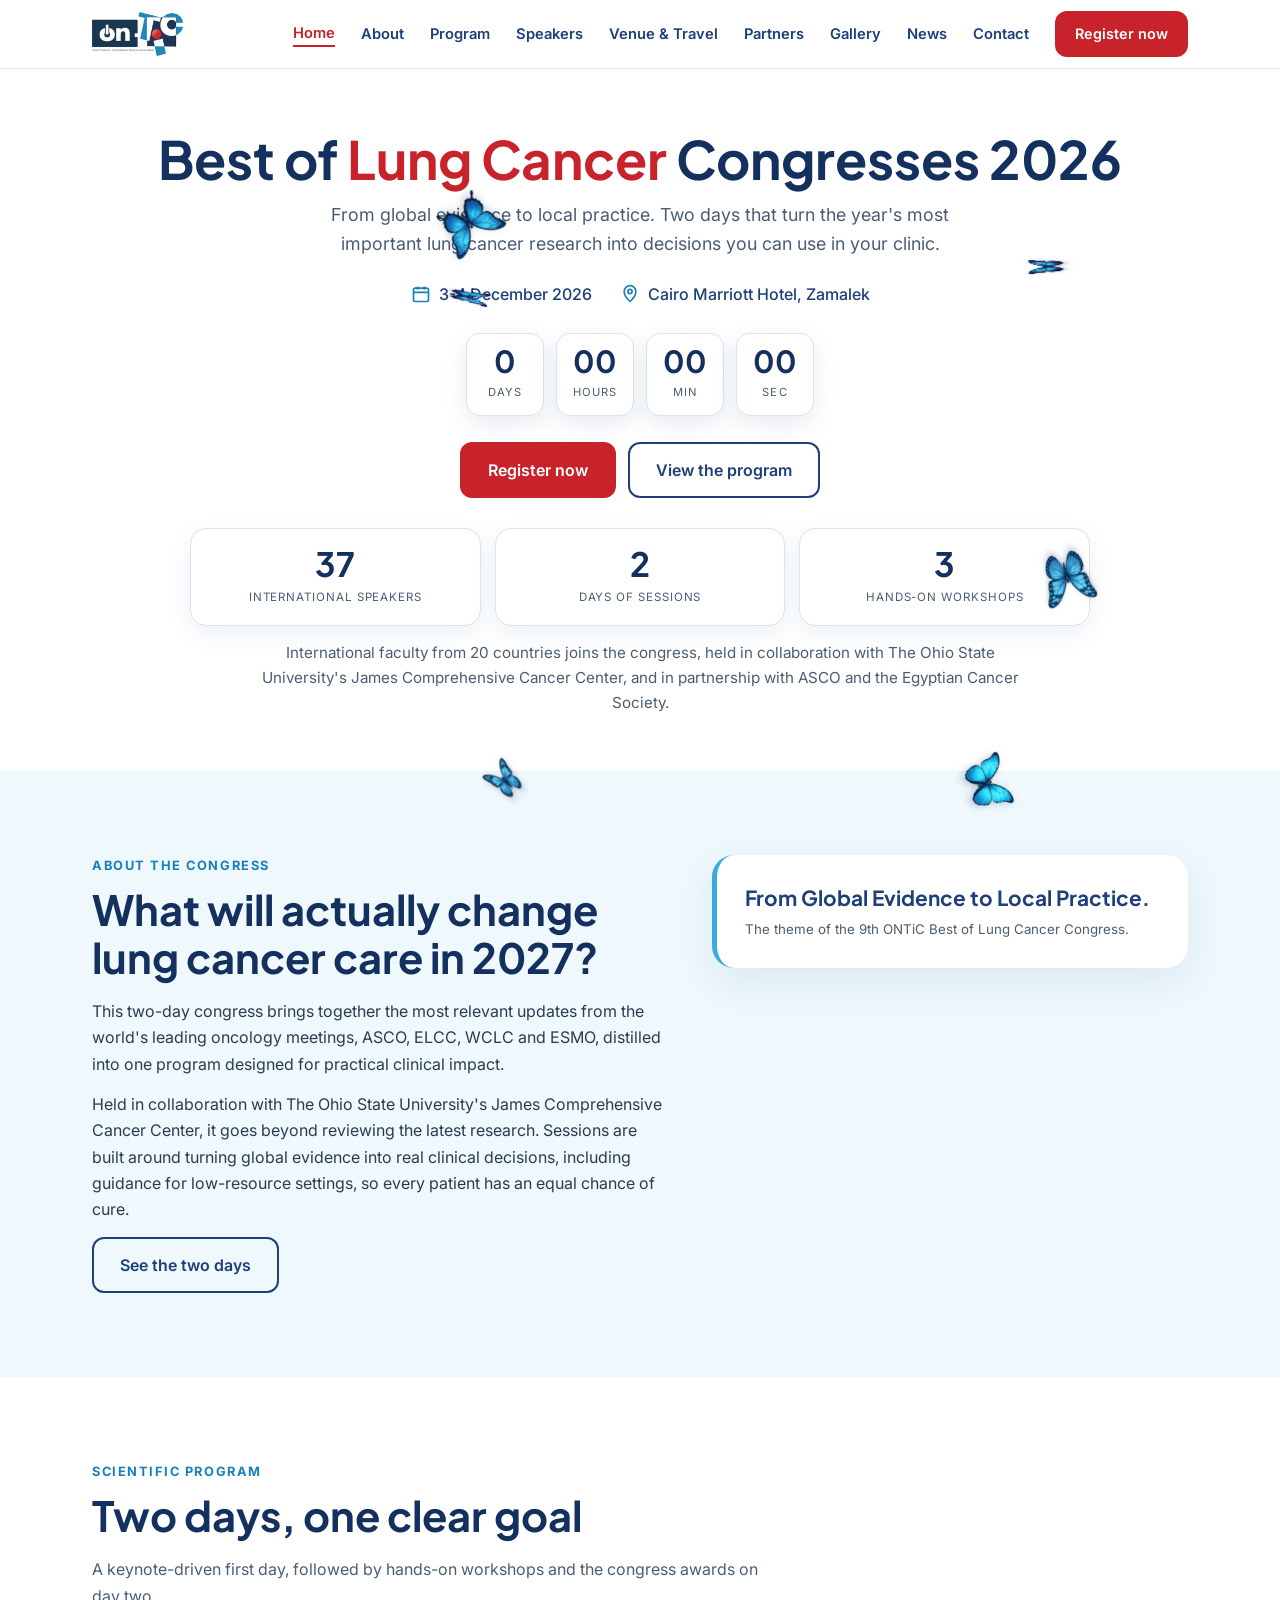
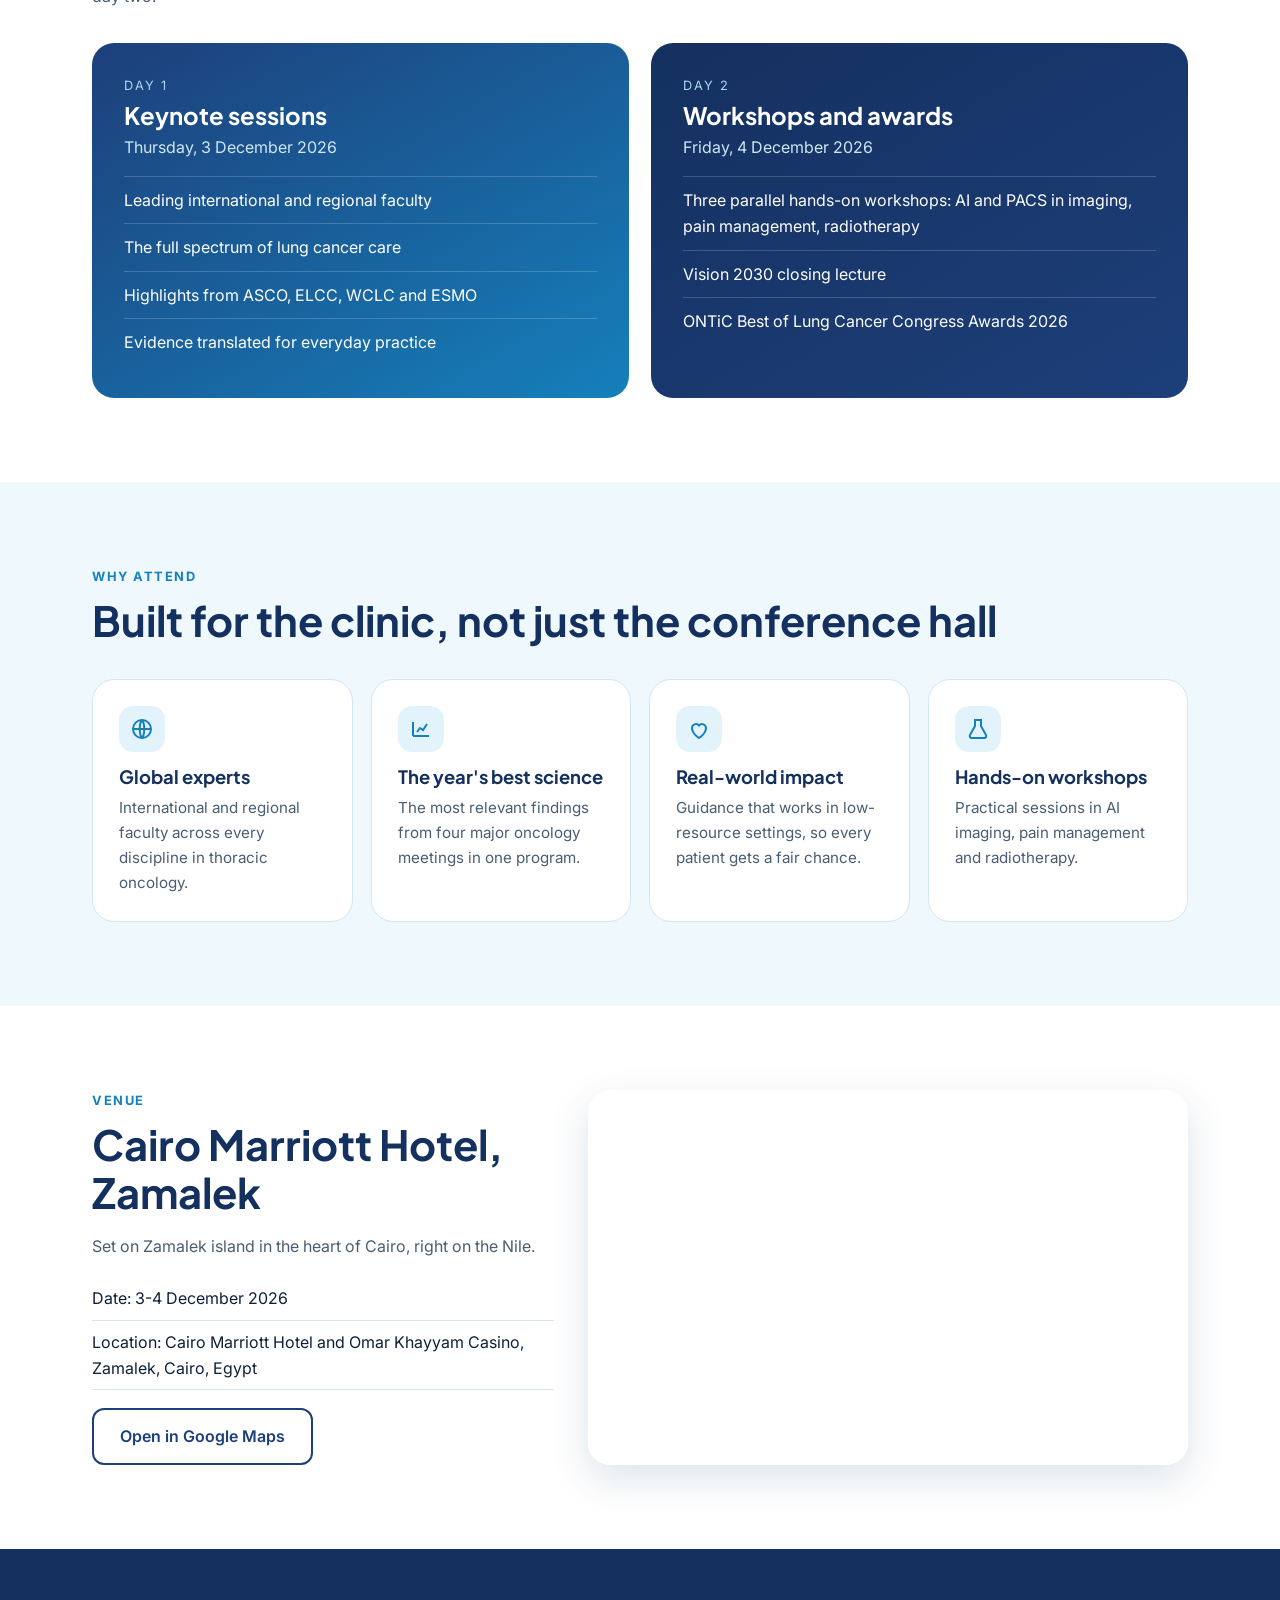
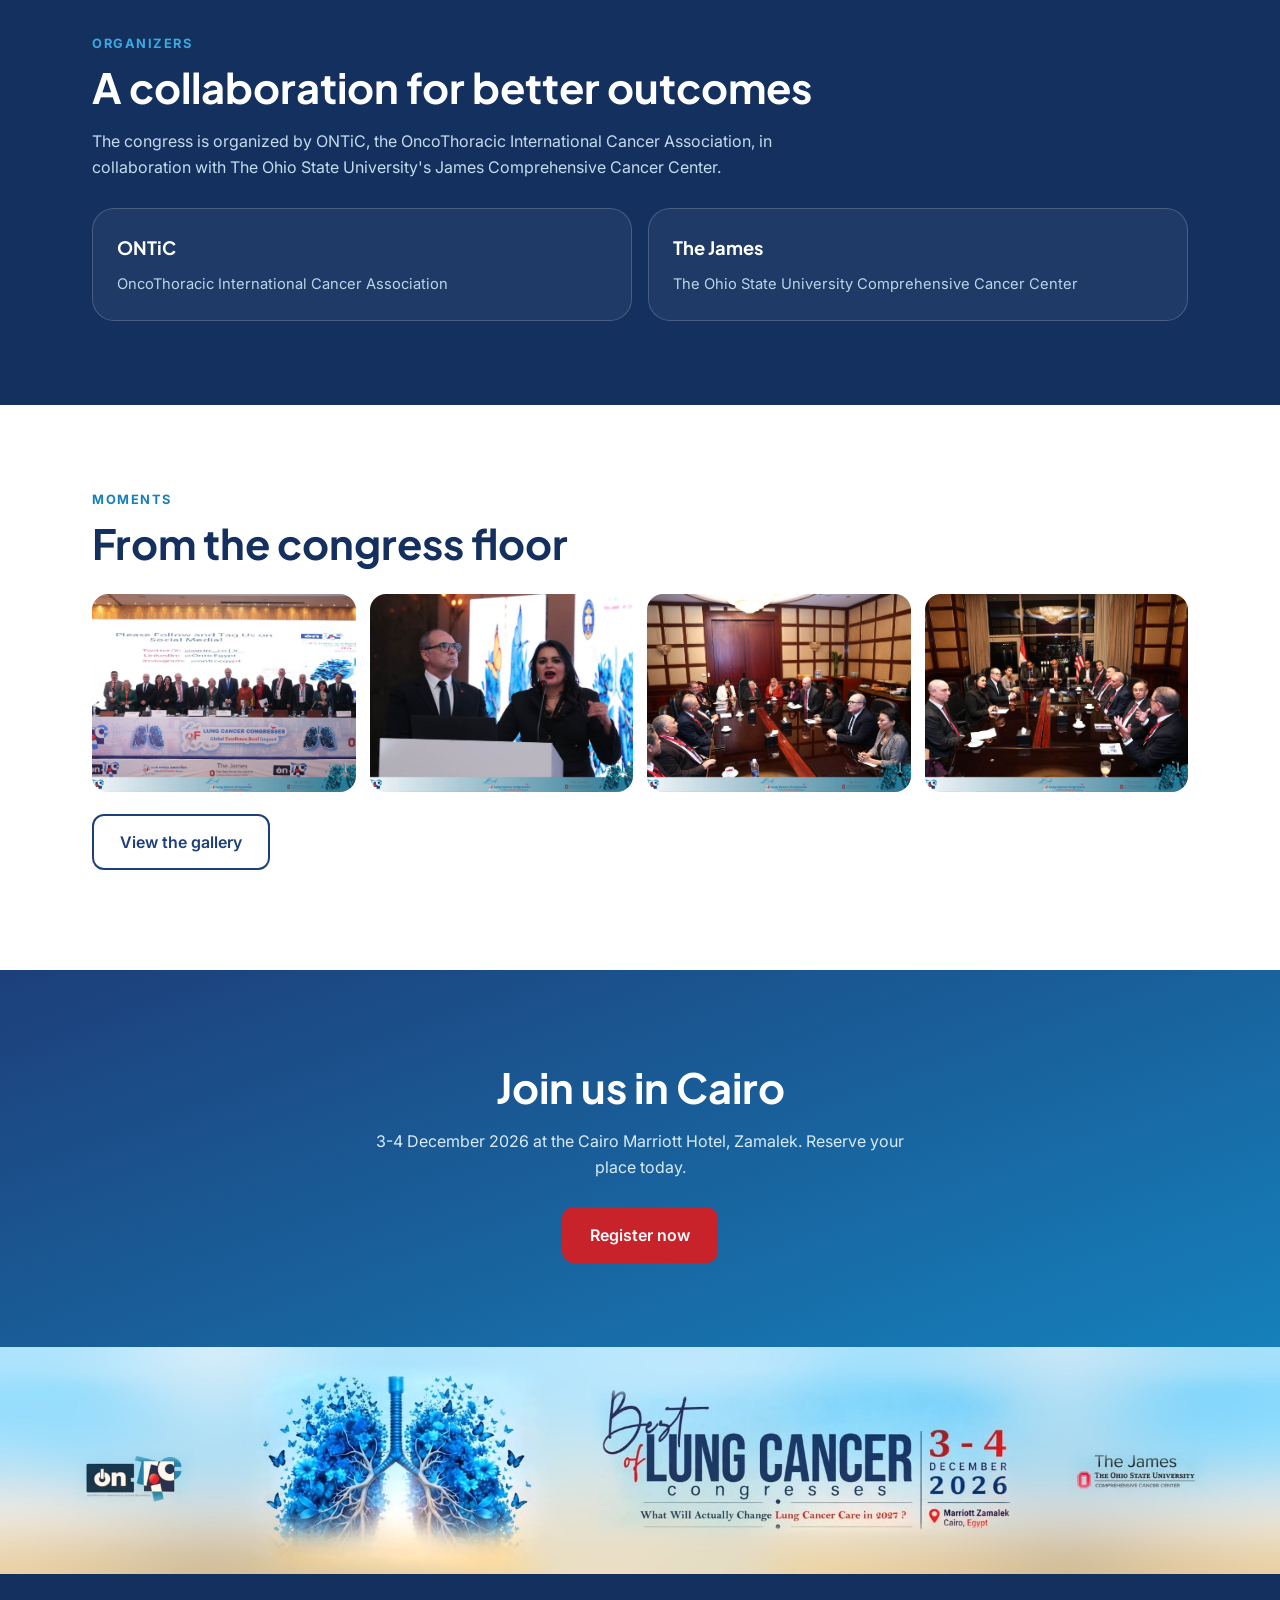
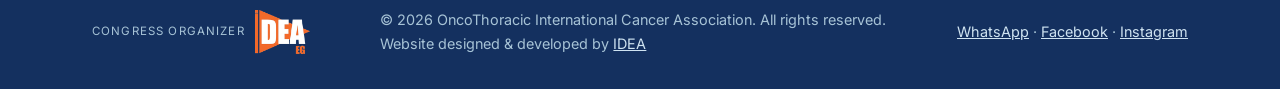
<file: index.html>
<!doctype html>
<html lang="en">
<head>
<meta charset="utf-8">
<meta name="viewport" content="width=device-width,initial-scale=1">
<title>Best of Lung Cancer Congresses 2026 | ONTiC</title>
<meta name="description" content="The 9th ONTiC Best of Lung Cancer Congress, 3-4 December 2026, Cairo Marriott Hotel, Zamalek. From global evidence to local practice, with The James Comprehensive Cancer Center.">
<meta name="theme-color" content="#0d3f64">
<meta property="og:title" content="Best of Lung Cancer Congresses 2026 | ONTiC">
<meta property="og:description" content="3-4 December 2026, Cairo Marriott Hotel, Zamalek. From global evidence to local practice.">
<meta property="og:image" content="https://qqdqkpdclkvppdilbjdg.supabase.co/storage/v1/object/public/website-media/1795201852388-791388853_122196458108934428_35098583031965682_n-edited.jpg">
<link rel="icon" href="data:image/svg+xml,%3Csvg xmlns='http://www.w3.org/2000/svg' viewBox='0 0 32 32'%3E%3Crect width='32' height='32' rx='8' fill='%230d3f64'/%3E%3Ctext x='16' y='22' font-size='17' font-family='Arial' font-weight='700' fill='white' text-anchor='middle'%3EO%3C/text%3E%3C/svg%3E">
<link rel="preconnect" href="https://fonts.googleapis.com"><link rel="preconnect" href="https://fonts.gstatic.com" crossorigin>
<link href="https://fonts.googleapis.com/css2?family=Inter:wght@400;500;600&family=Plus+Jakarta+Sans:wght@600;700;800&display=swap" rel="stylesheet">
<link rel="stylesheet" href="style.css">
<script src="js/boot.js"></script></head>
<body>
<header><div class="wrap nav">
  <div class="logos"><a class="brand" href="./" aria-label="ONTiC home"><img src="img/brand/ontic-logo.png" alt="ONTiC, OncoThoracic International Cancer Association"></a></div>
  <nav><a href="./" class=on>Home</a><a href="about.html">About</a><a href="program.html">Program</a><a href="speakers.html">Speakers</a><a href="venue.html">Venue & Travel</a><a href="partners.html">Partners</a><a href="gallery.html">Gallery</a><a href="news.html">News</a><a href="contact.html">Contact</a><a class="btn btn-red" href="https://dataeventseg.com/r/ontic-2026">Register now</a></nav>
</div></header>

<main id="top">
<section class="home-hero"><div class="wrap">
<h1>Best of <em>Lung Cancer</em> Congresses 2026</h1>
<p class="lead">From global evidence to local practice. Two days that turn the year's most important lung cancer research into decisions you can use in your clinic.</p>
<div class="facts"><div><svg viewBox="0 0 24 24"><rect x="3" y="5" width="18" height="16" rx="2"/><path d="M3 10h18M8 3v4M16 3v4"/></svg>3-4 December 2026</div><div><svg viewBox="0 0 24 24"><path d="M12 21s7-6.2 7-12a7 7 0 1 0-14 0c0 5.8 7 12 7 12z"/><circle cx="12" cy="9" r="2.5"/></svg>Cairo Marriott Hotel, Zamalek</div></div>
<div class="cd" id="cd"><div><b id="d">--</b><small>Days</small></div><div><b id="h">--</b><small>Hours</small></div><div><b id="m">--</b><small>Min</small></div><div><b id="s">--</b><small>Sec</small></div></div>
<div class="btns"><a class="btn btn-red" href="https://dataeventseg.com/r/ontic-2026">Register now</a><a class="btn btn-ghost" href="program.html">View the program</a></div><div class="stats" id="stats" data-nocms><div><b data-n="37">0</b><small>International speakers</small></div><div><b data-n="2">0</b><small>Days of sessions</small></div><div><b data-n="3">0</b><small>Hands-on workshops</small></div></div><p data-nocms style="max-width:760px;margin:14px auto 0;color:var(--soft);font-size:.95rem">International faculty from 20 countries joins the congress, held in collaboration with The Ohio State University&#39;s James Comprehensive Cancer Center, and in partnership with ASCO and the Egyptian Cancer Society.</p></div></section>

<section class="about" id="about"><div class="wrap cols">
  <div>
    <div class="eyebrow">About the congress</div>
    <h2>What will actually change lung cancer care in 2027?</h2>
    <p>This two-day congress brings together the most relevant updates from the world's leading oncology meetings, ASCO, ELCC, WCLC and ESMO, distilled into one program designed for practical clinical impact.</p>
    <p>Held in collaboration with The Ohio State University's James Comprehensive Cancer Center, it goes beyond reviewing the latest research. Sessions are built around turning global evidence into real clinical decisions, including guidance for low-resource settings, so every patient has an equal chance of cure.</p>
    <a class="btn btn-line" href="program.html">See the two days</a>
  </div>
  <div class="quote"><q>From Global Evidence to Local Practice.</q><small>The theme of the 9th ONTiC Best of Lung Cancer Congress.</small></div>
</div></section>

<section id="program"><div class="wrap">
  <div class="eyebrow">Scientific program</div><h2>Two days, one clear goal</h2>
  <p class="sub">A keynote-driven first day, followed by hands-on workshops and the congress awards on day two.</p>
  <div class="days">
    <div class="day"><div class="n">Day 1</div><h3>Keynote sessions</h3><div class="dt">Thursday, 3 December 2026</div>
      <ul><li>Leading international and regional faculty</li><li>The full spectrum of lung cancer care</li><li>Highlights from ASCO, ELCC, WCLC and ESMO</li><li>Evidence translated for everyday practice</li></ul></div>
    <div class="day two"><div class="n">Day 2</div><h3>Workshops and awards</h3><div class="dt">Friday, 4 December 2026</div>
      <ul><li>Three parallel hands-on workshops: AI and PACS in imaging, pain management, radiotherapy</li><li>Vision 2030 closing lecture</li><li>ONTiC Best of Lung Cancer Congress Awards 2026</li></ul></div>
  </div>
</div></section>

<section id="why" style="background:var(--mist)"><div class="wrap">
  <div class="eyebrow">Why attend</div><h2>Built for the clinic, not just the conference hall</h2>
  <div class="cards">
    <div class="card"><i><svg viewBox="0 0 24 24"><circle cx="12" cy="12" r="9"/><path d="M3 12h18M12 3c3 3.5 3 14.5 0 18M12 3c-3 3.5-3 14.5 0 18"/></svg></i><h3>Global experts</h3><p>International and regional faculty across every discipline in thoracic oncology.</p></div>
    <div class="card"><i><svg viewBox="0 0 24 24"><path d="M4 19V5M4 19h16M8 15l3-4 3 2 4-6"/></svg></i><h3>The year's best science</h3><p>The most relevant findings from four major oncology meetings in one program.</p></div>
    <div class="card"><i><svg viewBox="0 0 24 24"><path d="M12 21s-7-4.5-7-10a4 4 0 0 1 7-2.5A4 4 0 0 1 19 11c0 5.5-7 10-7 10z"/></svg></i><h3>Real-world impact</h3><p>Guidance that works in low-resource settings, so every patient gets a fair chance.</p></div>
    <div class="card"><i><svg viewBox="0 0 24 24"><path d="M9 3v6l-5 9a2 2 0 0 0 2 3h12a2 2 0 0 0 2-3l-5-9V3M8 3h8"/></svg></i><h3>Hands-on workshops</h3><p>Practical sessions in AI imaging, pain management and radiotherapy.</p></div>
  </div>
</div></section>

<section class="venue" id="venue"><div class="wrap box">
  <div>
    <div class="eyebrow">Venue</div><h2>Cairo Marriott Hotel, Zamalek</h2>
    <p class="sub">Set on Zamalek island in the heart of Cairo, right on the Nile.</p>
    <ul><li>Date: 3-4 December 2026</li><li>Location: Cairo Marriott Hotel and Omar Khayyam Casino, Zamalek, Cairo, Egypt</li></ul>
    <a class="btn btn-line" target="_blank" rel="noopener" href="https://maps.app.goo.gl/ZYZ76ScKNF3MNKgS8">Open in Google Maps</a>
  </div>
  <iframe title="Venue map" loading="lazy" referrerpolicy="no-referrer-when-downgrade" src="https://www.google.com/maps?q=Cairo+Marriott+Hotel+%26+Omar+Khayyam+Casino,+Zamalek&output=embed"></iframe>
</div></section>

<section class="org" id="organizers"><div class="wrap">
  <div class="eyebrow" style="color:var(--sky)">Organizers</div><h2>A collaboration for better outcomes</h2>
  <p class="sub">The congress is organized by ONTiC, the OncoThoracic International Cancer Association, in collaboration with The Ohio State University's James Comprehensive Cancer Center.</p>
  <div class="orgs">
    <div><b>ONTiC</b><span>OncoThoracic International Cancer Association</span></div>
    <div><b>The James</b><span>The Ohio State University Comprehensive Cancer Center</span></div>
  </div>
</div></section>

<section><div class="wrap"><div class="eyebrow">Moments</div><h2>From the congress floor</h2><div class="strip"><a href="gallery.html"><img loading="lazy" src="img/gallery/g13.jpg" alt="Congress photo"></a><a href="gallery.html"><img loading="lazy" src="img/gallery/g09.jpg" alt="Congress photo"></a><a href="gallery.html"><img loading="lazy" src="img/gallery/g15.jpg" alt="Congress photo"></a><a href="gallery.html"><img loading="lazy" src="img/gallery/g16.jpg" alt="Congress photo"></a></div><p style="margin-top:22px"><a class="btn btn-line" href="gallery.html">View the gallery</a></p></div></section>
<section class="cta"><div class="wrap">
  <h2>Join us in Cairo</h2>
  <p>3-4 December 2026 at the Cairo Marriott Hotel, Zamalek. Reserve your place today.</p>
  <a class="btn btn-red" href="https://dataeventseg.com/r/ontic-2026">Register now</a>
</div></section>
</main>

<section id="latest" data-nocms hidden></section>
<footer><div class="wrap row"><div class="forg"><span>Congress Organizer</span><img src="img/brand/idea-logo.png" alt="IDEA"></div><div>&copy; 2026 OncoThoracic International Cancer Association. All rights reserved.<br>Website designed &amp; developed by <a href="https://ideaeg.online" target="_blank" rel="noopener">IDEA</a></div><div><a href="https://wa.me/201007770430">WhatsApp</a> &middot; <a href="https://www.facebook.com/share/1Cdbz6GnZb/">Facebook</a> &middot; <a href="https://www.instagram.com/onticegypt/">Instagram</a></div></div></footer>

<script src="js/butterflies.js"></script><script src="js/site.js"></script>
<script>
(function(){
var T=Date.UTC(2026,11,3,7,0,0);
function p(n){return String(n).padStart(2,'0');}
function tick(){var s=Math.max(0,Math.floor((T-Date.now())/1000));
 document.getElementById('d').textContent=Math.floor(s/86400);document.getElementById('h').textContent=p(Math.floor(s%86400/3600));
 document.getElementById('m').textContent=p(Math.floor(s%3600/60));document.getElementById('s').textContent=p(s%60);}
tick();setInterval(tick,1000);

})();
</script>
</body>
</html>
</file>
<file: style.css>
:root{--navy:#14305f;--navy2:#1d3f7a;--blue:#1580bb;--sky:#3aabe0;--ice:#e3f3fc;--mist:#eef8fd;--ink:#0f2038;--soft:#4a5d73;--line:#d3e6f2;--sand:#f6e7c9;--red:#c8222b;--gold:#d4af37;--r:22px}
*{box-sizing:border-box}html{scroll-behavior:smooth}
body{background:linear-gradient(180deg,#cfeafa 0,#f3fafe 520px,#fff 900px);background-attachment:scroll;margin:0;font-family:Inter,system-ui,Segoe UI,sans-serif;color:var(--ink);background:#fff;line-height:1.65}
h1,h2,h3{font-family:"Plus Jakarta Sans",Inter,sans-serif;line-height:1.15;margin:0}
a{color:inherit}img{max-width:100%}
.wrap{max-width:1140px;margin:0 auto;padding:0 22px}
.btn{display:inline-flex;align-items:center;gap:8px;padding:13px 26px;border-radius:12px;font-weight:600;text-decoration:none;border:2px solid transparent;transition:.2s}
.btn-red{background:var(--red);color:#fff}.btn-red:hover{background:#c9161c}
.btn-ghost{border-color:rgba(255,255,255,.55);color:#fff}.btn-ghost:hover{background:rgba(255,255,255,.12)}
.btn-line{border-color:var(--navy2);color:var(--navy2)}.btn-line:hover{background:var(--navy2);color:#fff}
header{position:sticky;top:0;z-index:50;background:rgba(255,255,255,.82);backdrop-filter:blur(12px);border-bottom:1px solid var(--line)}
.nav{display:flex;align-items:center;justify-content:space-between;height:68px}
.brand{font-family:'Plus Jakarta Sans';font-weight:800;font-size:1.45rem;color:var(--navy);text-decoration:none;letter-spacing:.02em}
.brand span{color:var(--sky)}
.nav nav{display:flex;gap:26px;align-items:center}.nav nav a{color:var(--navy2);text-decoration:none;font-size:.92rem;font-weight:600}.nav nav a:hover{color:var(--red)}.nav nav a.btn{color:#fff}
.nav .btn{padding:9px 18px;font-size:.9rem}
@media(max-width:1020px){.nav{height:auto;flex-direction:column;gap:6px;padding:10px 0}.nav nav{overflow-x:auto;max-width:100%;gap:16px;white-space:nowrap;padding-bottom:4px}}

.hero .grid{display:grid;grid-template-columns:1.05fr 1fr;gap:46px;align-items:center}
@media(max-width:900px){.hero .grid{grid-template-columns:1fr}}
.tag{display:inline-block;padding:6px 14px;border:1px solid rgba(255,255,255,.3);border-radius:99px;font-size:.8rem;letter-spacing:.08em;text-transform:uppercase;color:#bfe3f6}
.hero h1{font-size:clamp(2.2rem,5vw,3.7rem);margin:18px 0 14px;font-weight:800}
.hero h1 em{font-style:normal;color:var(--sky)}
.hero p.lead{font-size:1.15rem;color:#d6e8f4;max-width:560px}
.facts{display:flex;flex-wrap:wrap;gap:12px 28px;margin:22px 0;color:#e8f4fb;font-weight:500}
.facts div{display:flex;gap:8px;align-items:center}
.facts svg{width:20px;height:20px;stroke:var(--sky);fill:none;stroke-width:2}
.cd{display:flex;gap:12px;margin:26px 0}
.cd div{background:rgba(255,255,255,.1);border:1px solid rgba(255,255,255,.18);border-radius:14px;min-width:78px;padding:12px 6px;text-align:center}
.cd b{display:block;font-family:"Plus Jakarta Sans";font-size:1.9rem;line-height:1}
.cd small{font-size:.7rem;letter-spacing:.1em;text-transform:uppercase;color:#a9d3ea}
.hero .btns{display:flex;gap:12px;flex-wrap:wrap}
.poster{border-radius:26px;overflow:hidden;box-shadow:0 30px 70px rgba(0,0,0,.4);border:6px solid rgba(255,255,255,.12);background:#cfe9f7}
.poster img{display:block;width:100%;height:auto}
section{padding:84px 0}
.eyebrow{color:var(--blue);font-weight:700;letter-spacing:.12em;text-transform:uppercase;font-size:.8rem}
h2{font-size:clamp(1.8rem,3.4vw,2.6rem);margin:10px 0 16px;color:var(--navy)}
.sub{color:var(--soft);max-width:680px}
.about{background:var(--mist)}
.about .cols{display:grid;grid-template-columns:1.2fr 1fr;gap:48px;align-items:start}
@media(max-width:900px){.about .cols{grid-template-columns:1fr}}
.about p{margin:0 0 14px;color:#2a3d4f}
.quote{background:#fff;border-left:5px solid var(--sky);border-radius:var(--r);padding:26px 28px;box-shadow:0 14px 40px rgba(13,63,100,.08)}
.quote q{font-family:"Plus Jakarta Sans";font-size:1.3rem;font-weight:700;color:var(--navy2);display:block;quotes:none}
.quote small{color:var(--soft)}
.cards{display:grid;grid-template-columns:repeat(auto-fit,minmax(230px,1fr));gap:18px;margin-top:34px}
.card{background:#fff;border:1px solid var(--line);border-radius:var(--r);padding:26px;transition:.25s}
.card:hover{transform:translateY(-4px);box-shadow:0 18px 40px rgba(13,63,100,.12)}
.card i{display:grid;place-items:center;width:46px;height:46px;border-radius:14px;background:var(--ice);margin-bottom:14px}
.card i svg{width:24px;height:24px;stroke:var(--blue);fill:none;stroke-width:2}
.card h3{font-size:1.15rem;color:var(--navy);margin-bottom:8px}.card p{margin:0;color:var(--soft);font-size:.95rem}
.days{display:grid;grid-template-columns:1fr 1fr;gap:22px;margin-top:34px}
@media(max-width:800px){.days{grid-template-columns:1fr}}
.day{border-radius:var(--r);padding:32px;color:#fff;background:linear-gradient(150deg,var(--navy2),var(--blue))}
.day.two{background:linear-gradient(150deg,var(--navy),var(--navy2))}
.day .n{font-size:.8rem;letter-spacing:.14em;text-transform:uppercase;color:#a9d8f0}
.day h3{font-size:1.5rem;margin:6px 0 4px}.day .dt{color:#cfe6f3;margin-bottom:16px}
.day ul{margin:0;padding:0;list-style:none}.day li{padding:10px 0;border-top:1px solid rgba(255,255,255,.18)}
.venue .box{display:grid;grid-template-columns:1fr 1.3fr;gap:34px;align-items:stretch}
@media(max-width:900px){.venue .box{grid-template-columns:1fr}}
.venue iframe{width:100%;min-height:340px;border:0;border-radius:var(--r);box-shadow:0 14px 40px rgba(13,63,100,.14)}
.venue ul{padding:0;list-style:none;margin:18px 0}.venue li{padding:8px 0;border-bottom:1px solid var(--line)}
.org{background:var(--navy);color:#fff}.org h2{color:#fff}.org .sub{color:#c3dcec}
.orgs{display:flex;flex-wrap:wrap;gap:16px;margin-top:28px}
.orgs div{flex:1;min-width:240px;border:1px solid rgba(255,255,255,.18);border-radius:var(--r);padding:24px;background:rgba(255,255,255,.05)}
.orgs b{display:block;font-family:"Plus Jakarta Sans";font-size:1.15rem;margin-bottom:6px}.orgs span{color:#b9d6e8;font-size:.92rem}
.cta{background:linear-gradient(160deg,var(--navy2),var(--blue));color:#fff;text-align:center}
.cta h2{color:#fff}.cta p{color:#d8ecf8;max-width:560px;margin:0 auto 26px}
footer{background:var(--navy);color:#a7c3d6;padding:34px 0;font-size:.9rem}
footer .row{display:flex;justify-content:space-between;gap:14px;flex-wrap:wrap;align-items:center}
footer a{color:#cfe3f1}

.nav nav a.on{color:var(--red);border-bottom:2px solid var(--red)}
.tl{border-left:3px solid var(--line);margin:30px 0 0 8px;padding-left:26px}.tl div{position:relative;padding:0 0 22px}
.tl div:before{content:"";position:absolute;left:-35px;top:6px;width:13px;height:13px;border-radius:50%;background:var(--sky);border:3px solid #fff;box-shadow:0 0 0 2px var(--sky)}
.tl b{font-family:"Plus Jakarta Sans";color:var(--navy2)}
.grid3{display:grid;grid-template-columns:repeat(auto-fit,minmax(250px,1fr));gap:16px;margin-top:26px}
.person{background:#fff;border:1px solid var(--line);border-radius:18px;padding:18px;display:flex;gap:14px;align-items:center}
.av{flex:none;width:54px;height:54px;border-radius:50%;background:linear-gradient(135deg,var(--blue),var(--navy2));color:#fff;display:grid;place-items:center;font-weight:700;font-family:"Plus Jakarta Sans"}
.person b{display:block;color:var(--navy);line-height:1.25}.person small{color:var(--soft)}
.vt{font-size:.7rem;background:var(--ice);color:var(--blue);border-radius:99px;padding:2px 8px;margin-left:6px;font-weight:600}
.lead-card{background:linear-gradient(150deg,var(--navy2),var(--blue));color:#fff;border-radius:var(--r);padding:26px}
.lead-card small{color:#cfe6f3}
.tabs{display:flex;gap:10px;margin:26px 0;flex-wrap:wrap}.tabs button{border:2px solid var(--navy2);background:#fff;color:var(--navy2);padding:10px 22px;border-radius:12px;font-weight:600;font:inherit;font-weight:600;cursor:pointer}
.tabs button.on{background:var(--navy2);color:#fff}
.slot{display:grid;grid-template-columns:130px 1fr;gap:18px;padding:18px 0;border-top:1px solid var(--line)}
@media(max-width:640px){.slot{grid-template-columns:1fr;gap:4px}}
.slot time{font-weight:700;color:var(--blue);font-variant-numeric:tabular-nums}
.slot h3{font-size:1.08rem;color:var(--navy)}.slot p{margin:4px 0 0;color:var(--soft);font-size:.92rem}
.k{display:inline-block;font-size:.7rem;letter-spacing:.08em;text-transform:uppercase;background:var(--ice);color:var(--navy2);border-radius:6px;padding:2px 8px;margin-bottom:6px;font-weight:700}
.k.b{background:#fff3d6;color:#8a6500}.k.p{background:#fde7e8;color:#a3141a}
.gal{display:grid;grid-template-columns:repeat(auto-fill,minmax(220px,1fr));gap:14px;margin-top:26px}
.gal div{aspect-ratio:4/3;border-radius:16px;background:linear-gradient(135deg,var(--ice),#cfe9f7);display:grid;place-items:center;color:var(--blue);font-size:.85rem;border:1px dashed #9fcbe3}
.gal img{width:100%;height:100%;object-fit:cover;border-radius:16px}
.ct{display:grid;grid-template-columns:repeat(auto-fit,minmax(240px,1fr));gap:16px;margin-top:26px}
.ct a{display:block;text-decoration:none;background:#fff;border:1px solid var(--line);border-radius:18px;padding:22px}
.ct a:hover{box-shadow:0 14px 34px rgba(13,63,100,.12)}.ct b{display:block;color:var(--navy)}.ct span{color:var(--soft)}
.vals{display:grid;grid-template-columns:repeat(auto-fit,minmax(230px,1fr));gap:16px;margin-top:22px}
ol.obj{padding-left:20px;color:#2a3d4f}ol.obj li{margin:8px 0}

.home-hero{padding:26px 0 56px;text-align:center}
.banner{display:block;width:100%;max-width:1180px;margin:0 auto;border-radius:26px;box-shadow:0 26px 60px rgba(29,63,122,.22);border:5px solid #fff}
.home-hero h1{font-size:clamp(2rem,4.6vw,3.3rem);color:var(--navy);margin:34px 0 10px}.home-hero h1 em{font-style:normal;color:var(--red)}
.home-hero .lead{max-width:640px;margin:0 auto;color:var(--soft);font-size:1.12rem}
.home-hero .facts{justify-content:center;color:var(--navy2)}.home-hero .facts svg{stroke:var(--blue)}
.home-hero .cd{justify-content:center}.home-hero .cd div{background:#fff;border:1px solid var(--line);box-shadow:0 8px 22px rgba(29,63,122,.1)}
.home-hero .cd b{color:var(--navy)}.home-hero .cd small{color:var(--soft)}
.home-hero .btns{justify-content:center;display:flex;gap:12px;flex-wrap:wrap}
.btn-ghost{border-color:var(--navy2)!important;color:var(--navy2)!important}.btn-ghost:hover{background:var(--navy2)!important;color:#fff!important}
.org,.cta,.day{--x:0}

.page-hero{position:relative;overflow:hidden;padding:60px 0 54px;background:linear-gradient(180deg,#bfe4f8 0,#e6f5fc 70%,#f8efd9 100%)}
.page-hero .wrap{position:relative;z-index:2}
.page-hero h1{font-size:clamp(2rem,4.4vw,3.1rem);margin:12px 0 8px;color:var(--navy)}
.page-hero p{color:var(--soft);max-width:560px;margin:0}
.crumb{font-size:.85rem;color:var(--soft)}.crumb a{text-decoration:none;color:var(--blue)}
.lung{position:absolute;right:max(2vw,calc((100vw - 1140px)/2));top:0;bottom:0;width:440px;overflow:hidden;z-index:1;-webkit-mask-image:radial-gradient(closest-side,#000 62%,transparent 100%);mask-image:radial-gradient(closest-side,#000 62%,transparent 100%)}
.lung img{position:absolute;width:1300px;max-width:none;left:-470px;top:-290px}
@media(max-width:900px){.lung{opacity:.35;right:-120px}}
.leaders{display:grid;grid-template-columns:repeat(auto-fit,minmax(260px,1fr));gap:22px;margin-top:28px}
.leader{background:#fff;border:1px solid var(--line);border-radius:24px;overflow:hidden;box-shadow:0 14px 36px rgba(29,63,122,.1)}
.leader img{display:block;width:100%;aspect-ratio:4/4.4;object-fit:cover;object-position:top}
.leader div{padding:18px 20px 22px}.leader b{display:block;font-family:"Plus Jakarta Sans";font-size:1.15rem;color:var(--navy)}
.leader small{display:block;color:var(--blue);font-weight:600;margin:4px 0 6px}.leader span{color:var(--soft);font-size:.9rem}
.pres{display:flex;gap:18px;align-items:center;margin-bottom:14px}.pres img{width:92px;height:92px;border-radius:50%;object-fit:cover;object-position:top;border:3px solid rgba(255,255,255,.6)}

.gal .gi{padding:0;border:0;aspect-ratio:4/3;border-radius:16px;overflow:hidden;cursor:zoom-in;background:#cfe9f7;display:block}
.gal .gi img{width:100%;height:100%;object-fit:cover;transition:.35s;display:block}.gal .gi:hover img{transform:scale(1.05)}
.lb{position:fixed;inset:0;z-index:100;background:rgba(8,20,40,.92);display:flex;align-items:center;justify-content:center}.lb[hidden]{display:none}
.lb img{max-width:92vw;max-height:88vh;border-radius:12px;object-fit:contain}
.lb button{position:absolute;background:rgba(255,255,255,.15);color:#fff;border:0;width:46px;height:46px;border-radius:50%;font-size:1.8rem;cursor:pointer;line-height:1}
.lb .x{top:18px;right:18px}.lb .pv{left:16px;top:50%}.lb .nx{right:16px;top:50%}
.strip{display:grid;grid-template-columns:repeat(auto-fit,minmax(230px,1fr));gap:14px;margin-top:26px}.strip img{width:100%;aspect-ratio:4/3;object-fit:cover;border-radius:16px;display:block}
.gal .gi img,.strip img{object-position:50% 28%}

.logos{display:flex;align-items:center;gap:16px}.logos .brand img{display:block;height:44px;width:auto}
.org-tag{display:flex;align-items:center;gap:8px;padding-left:16px;border-left:1px solid var(--line)}
.org-tag small{font-size:.62rem;letter-spacing:.1em;text-transform:uppercase;color:var(--soft);font-weight:700;line-height:1.15;max-width:72px}
.org-tag img{height:34px;width:auto;display:block}
.forg{display:flex;align-items:center;gap:10px}.forg span{font-size:.72rem;letter-spacing:.1em;text-transform:uppercase;color:#a7c3d6}
.forg img{height:44px;width:auto}
@media(max-width:1020px){.logos{justify-content:center}}
@media(max-width:520px){.org-tag small{display:none}.logos .brand img{height:38px}}
.org-tag img{background:var(--navy);border-radius:8px;padding:3px 6px;height:36px}
.forg img{height:44px;width:auto}

.ml{margin:8px 0 0;padding-left:18px;color:var(--soft);font-size:.92rem}.ml li{margin:3px 0}.ml.sc{list-style:none;padding-left:0}.ml.sc li{padding:4px 0;border-top:1px dashed var(--line)}
.slot p em{color:var(--navy2);font-style:normal;font-weight:600}
.awards{display:grid;grid-template-columns:repeat(auto-fit,minmax(260px,1fr));gap:14px}
.aw{background:#fff;border:1px solid var(--line);border-left:4px solid var(--gold);border-radius:14px;padding:14px 18px}.aw span{display:block;font-size:.78rem;letter-spacing:.06em;text-transform:uppercase;color:var(--soft);font-weight:700}.aw b{color:var(--navy)}

.bf-opt{display:inline-flex;align-items:center;gap:8px;font-size:.85rem;color:var(--soft);cursor:pointer;user-select:none}.bf-opt input{width:16px;height:16px;accent-color:var(--blue)}

.nb{display:none;width:44px;height:44px;border:1px solid var(--line);background:#fff;border-radius:12px;cursor:pointer;padding:0;flex-direction:column;align-items:center;justify-content:center;gap:5px}.nb i{display:block;width:22px;height:2.5px;border-radius:2px;background:var(--navy);transition:transform .25s,opacity .2s}.nb.on i:nth-child(1){transform:translateY(7.5px) rotate(45deg)}.nb.on i:nth-child(2){opacity:0}.nb.on i:nth-child(3){transform:translateY(-7.5px) rotate(-45deg)}
@media(max-width:1020px){.nav{height:64px;flex-direction:row;gap:0;padding:0}.nb{display:flex}.nav nav{display:none;position:absolute;top:100%;left:0;right:0;flex-direction:column;align-items:stretch;gap:0;background:#fff;padding:6px 22px 18px;box-shadow:0 18px 30px rgba(20,48,95,.14);border-top:1px solid var(--line);white-space:normal;overflow:visible;max-height:calc(100vh - 64px);overflow-y:auto}.nav nav.open{display:flex}.nav nav a{padding:14px 4px;border-bottom:1px solid var(--line);font-size:1rem}.nav nav a.on{border-bottom:1px solid var(--line);color:var(--red)}.nav nav a.btn{margin-top:14px;text-align:center;justify-content:center;border-bottom:0}}
</file>
